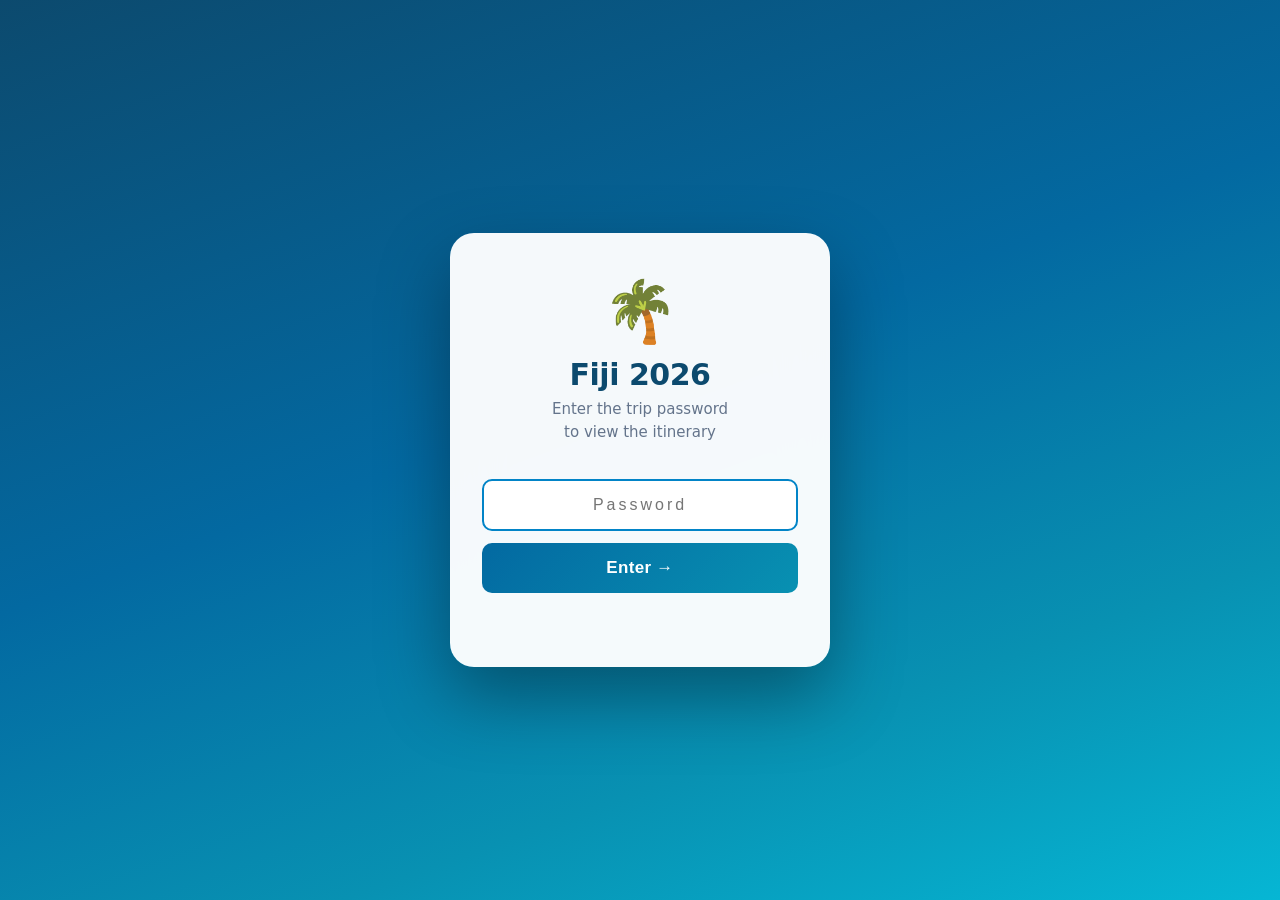
<file: index.html>
<!DOCTYPE html>
<html lang="en">
<head>
  <meta charset="UTF-8">
  <meta name="viewport" content="width=device-width, initial-scale=1.0, viewport-fit=cover">
  <meta name="apple-mobile-web-app-capable" content="yes">
  <meta name="apple-mobile-web-app-status-bar-style" content="black-translucent">
  <meta name="apple-mobile-web-app-title" content="Fiji 2026">
  <title>Fiji 2026</title>
  <link rel="stylesheet" href="css/app.css">
  <link rel="manifest" href="manifest.json">
</head>
<body class="login">
  <div class="login-card">
    <span class="login-emoji">🌴</span>
    <h1 class="login-title">Fiji 2026</h1>
    <p class="login-subtitle">Enter the trip password<br>to view the itinerary</p>

    <form id="loginForm">
      <input
        type="password"
        id="passwordInput"
        class="login-input"
        placeholder="Password"
        autocomplete="current-password"
        autocapitalize="none"
        autofocus
      >
      <button type="submit" class="login-btn" id="loginBtn">Enter →</button>
    </form>
    <p class="login-error" id="loginError"></p>
  </div>

  <script src="js/config.js"></script>
  <script src="js/auth.js"></script>
  <script>
    // If already authed, skip login
    if (isAuthenticated()) {
      window.location.replace('itinerary.html');
    }

    const form = document.getElementById('loginForm');
    const input = document.getElementById('passwordInput');
    const btn = document.getElementById('loginBtn');
    const errorEl = document.getElementById('loginError');

    form.addEventListener('submit', async (e) => {
      e.preventDefault();
      const password = input.value.trim();
      if (!password) return;

      btn.disabled = true;
      btn.textContent = '…';
      errorEl.textContent = '';

      const hash = await hashPassword(password);

      if (hash === CONFIG.passwordHash) {
        setAuthenticated();
        window.location.replace('itinerary.html');
      } else {
        input.classList.add('shake');
        errorEl.textContent = 'Incorrect password. Try again.';
        input.value = '';
        btn.disabled = false;
        btn.textContent = 'Enter →';
        setTimeout(() => input.classList.remove('shake'), 500);
        input.focus();
      }
    });
  </script>
</body>
</html>
</file>
<file: css/app.css>
:root {
  --ocean: #0284c7;
  --ocean-dark: #0369a1;
  --ocean-deep: #0c4a6e;
  --teal: #0891b2;
  --white: #ffffff;
  --bg: #f0f9ff;
  --card: #ffffff;
  --text: #0f172a;
  --text-secondary: #64748b;
  --border: #e2e8f0;
  --radius: 16px;
  --radius-sm: 10px;
}

* {
  margin: 0;
  padding: 0;
  box-sizing: border-box;
  -webkit-tap-highlight-color: transparent;
}

body {
  font-family: -apple-system, BlinkMacSystemFont, 'SF Pro Text', system-ui, sans-serif;
  background: var(--bg);
  color: var(--text);
  min-height: 100dvh;
  -webkit-font-smoothing: antialiased;
}

/* ───── LOGIN ───── */
body.login {
  background: linear-gradient(160deg, #0c4a6e 0%, #0369a1 45%, #0891b2 75%, #06b6d4 100%);
  display: flex;
  align-items: center;
  justify-content: center;
  padding: 24px;
  padding-bottom: calc(24px + env(safe-area-inset-bottom));
}

.login-card {
  background: rgba(255, 255, 255, 0.96);
  backdrop-filter: blur(24px);
  -webkit-backdrop-filter: blur(24px);
  border-radius: 24px;
  padding: 48px 32px 40px;
  width: 100%;
  max-width: 380px;
  text-align: center;
  box-shadow: 0 30px 70px rgba(0, 0, 0, 0.35);
}

.login-emoji {
  font-size: 60px;
  line-height: 1;
  margin-bottom: 16px;
  display: block;
}

.login-title {
  font-size: 30px;
  font-weight: 700;
  color: var(--ocean-deep);
  letter-spacing: -0.5px;
  margin-bottom: 6px;
}

.login-subtitle {
  color: var(--text-secondary);
  font-size: 15px;
  line-height: 1.5;
  margin-bottom: 36px;
}

.login-input {
  width: 100%;
  padding: 15px 16px;
  border: 2px solid var(--border);
  border-radius: var(--radius-sm);
  font-size: 16px;
  outline: none;
  margin-bottom: 12px;
  transition: border-color 0.2s;
  text-align: center;
  letter-spacing: 3px;
  background: #f8fafc;
  color: var(--text);
}

.login-input:focus {
  border-color: var(--ocean);
  background: white;
}

.login-input.shake {
  animation: shake 0.4s ease;
  border-color: #ef4444;
}

@keyframes shake {
  0%, 100% { transform: translateX(0); }
  20% { transform: translateX(-8px); }
  40% { transform: translateX(8px); }
  60% { transform: translateX(-6px); }
  80% { transform: translateX(6px); }
}

.login-btn {
  width: 100%;
  padding: 15px;
  background: linear-gradient(135deg, var(--ocean-dark), var(--teal));
  color: white;
  border: none;
  border-radius: var(--radius-sm);
  font-size: 17px;
  font-weight: 600;
  cursor: pointer;
  transition: opacity 0.2s, transform 0.1s;
  letter-spacing: 0.3px;
}

.login-btn:active {
  transform: scale(0.97);
  opacity: 0.88;
}

.login-btn:disabled {
  opacity: 0.6;
}

.login-error {
  color: #ef4444;
  font-size: 14px;
  margin-top: 14px;
  min-height: 20px;
}

/* ───── APP SHELL ───── */
.app-header {
  background: linear-gradient(135deg, var(--ocean-dark), var(--teal));
  color: white;
  padding: 14px 20px 16px;
  padding-top: calc(14px + env(safe-area-inset-top));
  position: sticky;
  top: 0;
  z-index: 100;
  box-shadow: 0 2px 12px rgba(3, 105, 161, 0.3);
}

.header-row {
  display: flex;
  align-items: center;
  gap: 12px;
}

.header-back {
  background: rgba(255,255,255,0.2);
  border: none;
  color: white;
  width: 36px;
  height: 36px;
  border-radius: 50%;
  display: flex;
  align-items: center;
  justify-content: center;
  cursor: pointer;
  font-size: 18px;
  flex-shrink: 0;
  text-decoration: none;
  transition: background 0.15s;
}

.header-back:active {
  background: rgba(255,255,255,0.35);
}

.header-title {
  font-size: 20px;
  font-weight: 700;
  letter-spacing: -0.3px;
  flex: 1;
}

.header-subtitle {
  font-size: 13px;
  opacity: 0.8;
  margin-top: 1px;
}

/* ───── HERO ───── */
.hero {
  background: linear-gradient(160deg, var(--ocean-dark) 0%, var(--teal) 100%);
  color: white;
  padding: 28px 20px 24px;
  text-align: center;
}

.hero-image {
  width: 100%;
  height: auto;
  display: block;
  margin-bottom: 16px;
  border-radius: 16px;
}

.hero-title {
  font-size: 26px;
  font-weight: 700;
  letter-spacing: -0.5px;
  margin-bottom: 4px;
}

.hero-dates {
  font-size: 15px;
  opacity: 0.85;
}

.hero-divider {
  height: 1px;
  background: rgba(255,255,255,0.2);
  margin: 16px 0;
}

.hero-stats {
  display: flex;
  justify-content: center;
  gap: 32px;
}

.hero-stat-value {
  font-size: 22px;
  font-weight: 700;
  display: block;
}

.hero-stat-label {
  font-size: 12px;
  opacity: 0.7;
  text-transform: uppercase;
  letter-spacing: 0.5px;
}

/* ───── CONTENT ───── */
.content {
  padding: 0 16px 32px;
  padding-bottom: calc(32px + env(safe-area-inset-bottom));
  max-width: 640px;
  margin: 0 auto;
}

/* ───── DAY SECTION ───── */
.day-section {
  margin-top: 24px;
}

.day-header {
  display: flex;
  align-items: center;
  gap: 10px;
  margin-bottom: 10px;
  padding: 0 4px;
}

.day-badge {
  background: var(--ocean);
  color: white;
  font-size: 11px;
  font-weight: 700;
  text-transform: uppercase;
  letter-spacing: 0.8px;
  padding: 4px 10px;
  border-radius: 20px;
}

.day-label {
  font-size: 15px;
  font-weight: 600;
  color: var(--text);
}

/* ───── EVENT CARD ───── */
.event-card {
  background: var(--card);
  border-radius: var(--radius);
  padding: 16px;
  margin-bottom: 10px;
  display: flex;
  align-items: center;
  gap: 14px;
  text-decoration: none;
  color: var(--text);
  box-shadow: 0 2px 8px rgba(0,0,0,0.06);
  border: 1px solid var(--border);
  transition: transform 0.15s, box-shadow 0.15s;
  cursor: pointer;
}

.event-card:active {
  transform: scale(0.98);
  box-shadow: 0 1px 4px rgba(0,0,0,0.08);
}

.event-icon {
  width: 44px;
  height: 44px;
  border-radius: 12px;
  display: flex;
  align-items: center;
  justify-content: center;
  font-size: 22px;
  flex-shrink: 0;
}

.event-icon.flight    { background: #e0f2fe; }
.event-icon.activity  { background: #dcfce7; }
.event-icon.food      { background: #fef3c7; }
.event-icon.hotel     { background: #f3e8ff; }
.event-icon.transfer  { background: #ffedd5; }
.event-icon.info      { background: #f1f5f9; }

.event-body {
  flex: 1;
  min-width: 0;
}

.event-time {
  font-size: 12px;
  font-weight: 600;
  color: var(--ocean);
  text-transform: uppercase;
  letter-spacing: 0.4px;
  margin-bottom: 2px;
}

.event-title {
  font-size: 16px;
  font-weight: 600;
  color: var(--text);
  white-space: nowrap;
  overflow: hidden;
  text-overflow: ellipsis;
}

.event-location {
  font-size: 13px;
  color: var(--text-secondary);
  margin-top: 2px;
  white-space: nowrap;
  overflow: hidden;
  text-overflow: ellipsis;
}

.event-chevron {
  color: var(--border);
  font-size: 18px;
  flex-shrink: 0;
}

/* ───── EVENT DETAIL ───── */
.detail-hero {
  background: linear-gradient(135deg, var(--ocean-dark), var(--teal));
  color: white;
  padding: 28px 20px;
  text-align: center;
}

.detail-icon {
  font-size: 52px;
  margin-bottom: 12px;
  display: block;
}

.detail-title {
  font-size: 24px;
  font-weight: 700;
  letter-spacing: -0.3px;
  margin-bottom: 4px;
}

.detail-date {
  font-size: 14px;
  opacity: 0.8;
}

.detail-content {
  padding: 20px 16px;
  padding-bottom: calc(32px + env(safe-area-inset-bottom));
  max-width: 640px;
  margin: 0 auto;
}

.info-card {
  background: var(--card);
  border-radius: var(--radius);
  overflow: hidden;
  margin-bottom: 14px;
  box-shadow: 0 2px 8px rgba(0,0,0,0.06);
  border: 1px solid var(--border);
}

.info-card-title {
  font-size: 12px;
  font-weight: 700;
  text-transform: uppercase;
  letter-spacing: 0.8px;
  color: var(--text-secondary);
  padding: 14px 16px 10px;
  border-bottom: 1px solid var(--border);
}

.info-row {
  display: flex;
  align-items: flex-start;
  padding: 14px 16px;
  gap: 12px;
  border-bottom: 1px solid var(--border);
}

.info-row:last-child {
  border-bottom: none;
}

.info-icon {
  font-size: 18px;
  flex-shrink: 0;
  margin-top: 1px;
}

.info-body {
  flex: 1;
}

.info-label {
  font-size: 12px;
  color: var(--text-secondary);
  margin-bottom: 2px;
}

.info-value {
  font-size: 15px;
  font-weight: 500;
  color: var(--text);
  line-height: 1.4;
}

.info-value a {
  color: var(--ocean);
  text-decoration: none;
}

.info-value a:active {
  opacity: 0.7;
}

.flight-route {
  display: flex;
  align-items: center;
  gap: 8px;
  padding: 16px;
}

.flight-stop {
  flex: 1;
  text-align: center;
}

.flight-stop-time {
  font-size: 22px;
  font-weight: 700;
  color: var(--text);
}

.flight-stop-airport {
  font-size: 12px;
  color: var(--text-secondary);
  margin-top: 2px;
}

.flight-stop-city {
  font-size: 14px;
  font-weight: 600;
  color: var(--text);
  margin-top: 4px;
}

.flight-line {
  flex: 1;
  display: flex;
  flex-direction: column;
  align-items: center;
  gap: 4px;
}

.flight-line-bar {
  width: 100%;
  height: 2px;
  background: var(--border);
  position: relative;
}

.flight-line-bar::after {
  content: '✈';
  position: absolute;
  top: 50%;
  left: 50%;
  transform: translate(-50%, -50%);
  background: white;
  color: var(--ocean);
  font-size: 14px;
  padding: 0 4px;
}

.flight-duration {
  font-size: 11px;
  color: var(--text-secondary);
}

/* ───── EMPTY STATE ───── */
.empty-day {
  padding: 20px 16px;
  text-align: center;
  color: var(--text-secondary);
  font-size: 14px;
}

/* ───── NOTES / DESCRIPTION ───── */
.detail-notes {
  font-size: 15px;
  color: var(--text);
  line-height: 1.6;
  padding: 14px 16px;
  white-space: pre-wrap;
}

/* ───── MAP BUTTON ───── */
.map-btn {
  display: inline-flex;
  align-items: center;
  gap: 6px;
  color: var(--ocean);
  font-size: 14px;
  font-weight: 500;
  text-decoration: none;
  padding: 8px 14px;
  background: var(--ocean-light, #e0f2fe);
  border-radius: 20px;
  margin: 4px 0;
}

.map-btn:active {
  opacity: 0.7;
}
</file>
